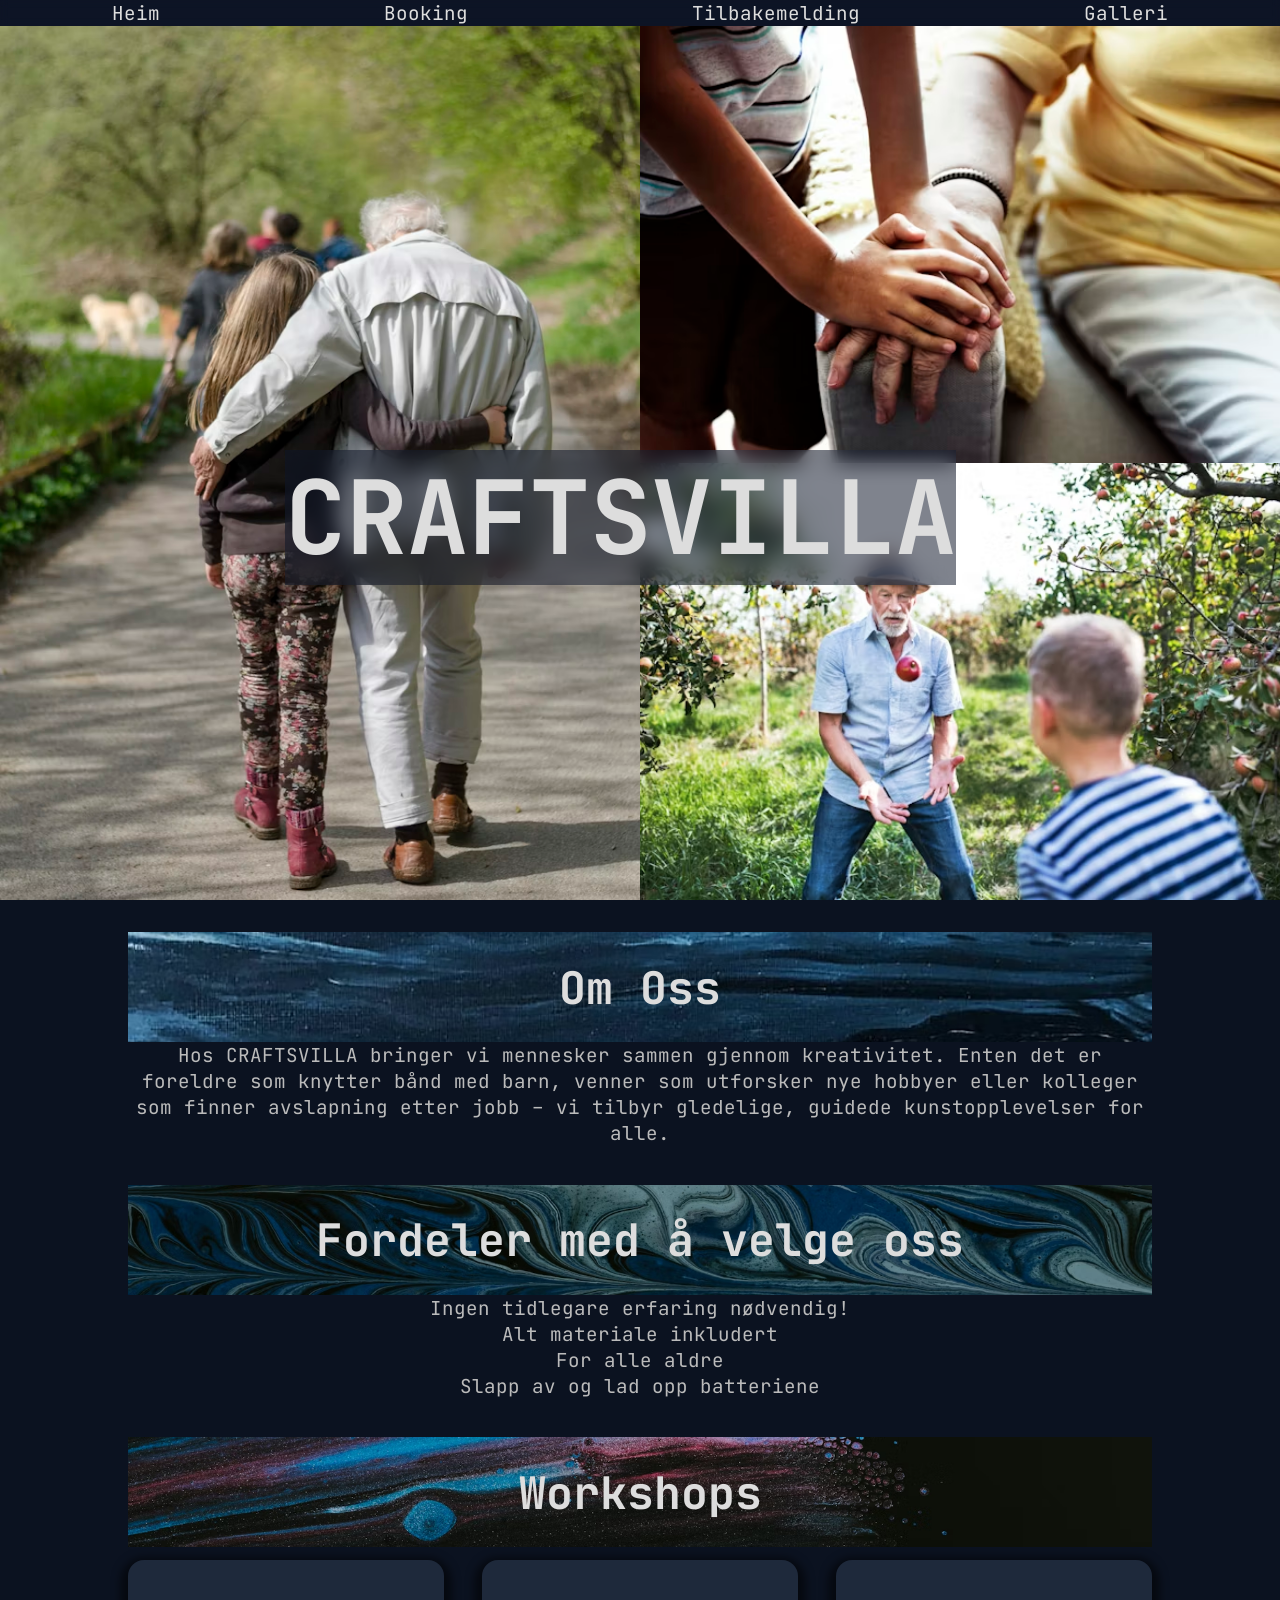
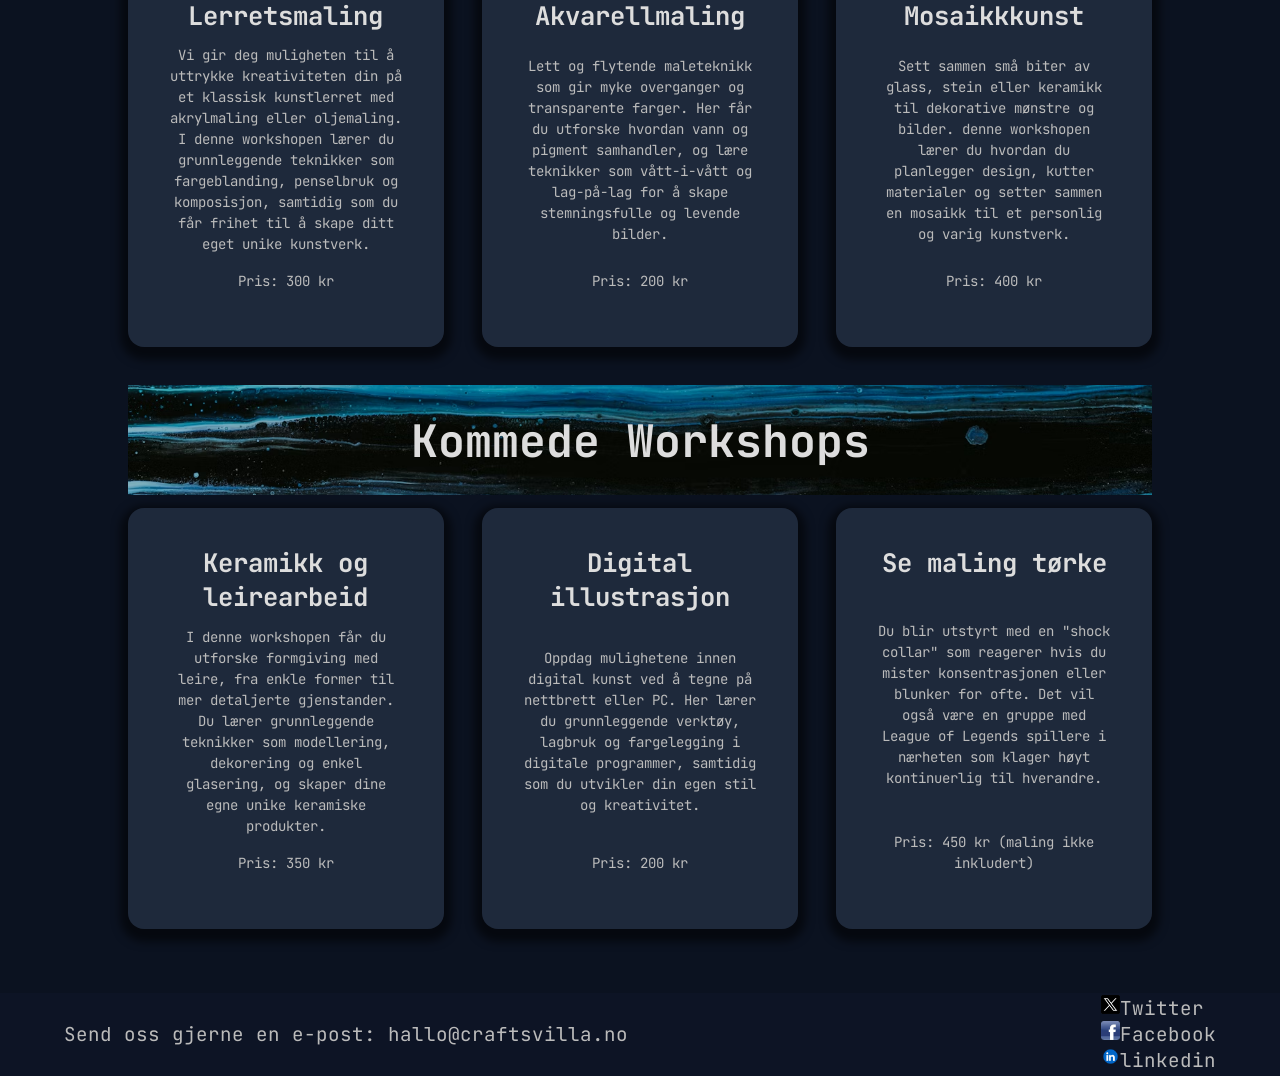
<file: index.html>
<!DOCTYPE html>
<html lang="no">

<head>
    <meta charset="UTF-8">
    <meta name="viewport" content="width=device-width, initial-scale=1.0">
    <title>CRAFTSVILLA</title>
    <link rel="stylesheet" href="style.css">
    <link rel="shortcut icon" href="./images/favicon.png" type="image/png">
    <script src="./main.js" defer></script>
</head>

<body>
    <main>
        <section class="hero">
            <div class="heroTextContainer">
                <h1>CRAFTSVILLA</h1>
            </div>
            <div class="heroImageContainer">
                <img src="./images/old_and_young1.jpg" alt="Ung jente går med bestefar">
                <img src="./images/old_and_young2.jpg" alt="Ung person holder hender med gammel">
                <img src="./images/old_and_young3.jpg" alt="Ung og gammel person kaster eple fram og tilbake">
            </div>
        </section>

        <section class="aboutUs">
            <h2>Om Oss</h2>
            <p>
                Hos CRAFTSVILLA bringer vi mennesker sammen gjennom kreativitet. Enten det er foreldre som knytter bånd
                med barn, venner
                som utforsker nye hobbyer eller kolleger som finner avslapning etter jobb – vi tilbyr gledelige, guidede
                kunstopplevelser for alle.
            </p>
        </section>
        <section class="whyUs">
            <h2>Fordeler med å velge oss</h2>
            <p>Ingen tidlegare erfaring nødvendig!</p>
            <p>Alt materiale inkludert</p>
            <p>For alle aldre</p>
            <p>Slapp av og lad opp batteriene</p>
        </section>
        <section class="preview">
            <h2>Workshops</h2>
            <div class="workshopBoxContainer">
                <div class="workshopPreviewBox">
                    <h3>Lerretsmaling</h3>
                    <p>
                        Vi gir deg muligheten til å uttrykke kreativiteten din på et klassisk kunstlerret med
                        akrylmaling eller oljemaling. I denne workshopen lærer du grunnleggende teknikker som
                        fargeblanding, penselbruk og komposisjon, samtidig som du får frihet til å skape ditt eget unike
                        kunstverk.
                    </p>
                    <p>
                        Pris: 300 kr
                    </p>
                </div>
                <div class="workshopPreviewBox">
                    <h3>Akvarellmaling</h3>
                    <p>
                        Lett og flytende maleteknikk som gir myke overganger og transparente farger. Her får du utforske
                        hvordan vann og pigment samhandler, og lære teknikker som vått-i-vått og lag-på-lag for å skape
                        stemningsfulle og levende bilder.
                    </p>
                    <p>
                        Pris: 200 kr
                    </p>
                </div>
                <div class="workshopPreviewBox">
                    <h3>Mosaikkkunst</h3>
                    <p>
                        Sett sammen små biter av glass, stein eller keramikk til dekorative mønstre og bilder. denne
                        workshopen lærer du hvordan du planlegger design, kutter materialer og setter sammen en mosaikk
                        til et personlig og varig kunstverk.
                    </p>
                    <p>
                        Pris: 400 kr
                    </p>
                </div>
            </div>
        </section>
        <section class="upcoming">
            <h2>Kommede Workshops</h2>
            <div class="workshopBoxContainer">
                <div class="upcomingWorkshop workshopPreviewBox">
                    <h3>Keramikk og leirearbeid</h3>
                    <p>
                        I denne workshopen får du utforske formgiving med leire, fra enkle former til mer detaljerte gjenstander. Du lærer
                        grunnleggende teknikker som modellering, dekorering og enkel glasering, og skaper dine egne unike keramiske produkter.
                    </p>
                    <p>
                        Pris: 350 kr
                    </p>
                </div>
                <div class="upcomingWorkshop workshopPreviewBox">
                    <h3>Digital illustrasjon</h3>
                    <p>
                        Oppdag mulighetene innen digital kunst ved å tegne på nettbrett eller PC. Her lærer du grunnleggende verktøy, lagbruk og
                        fargelegging i digitale programmer, samtidig som du utvikler din egen stil og kreativitet.
                    </p>
                    <p>
                        Pris: 200 kr
                    </p>
                </div>
                <div class="upcomingWorkshop workshopPreviewBox">
                    <h3>Se maling tørke</h3>
                    <p>
                        Du blir utstyrt med en "shock collar" som reagerer hvis du mister konsentrasjonen eller blunker for ofte. Det vil også
                        være en gruppe med League of Legends spillere i nærheten som klager høyt kontinuerlig til hverandre.
                    </p>
                    <p>
                        Pris: 450 kr (maling ikke inkludert)
                    </p>
                </div>
            </div>
        </section>
    </main>
</body>

</html>
</file>
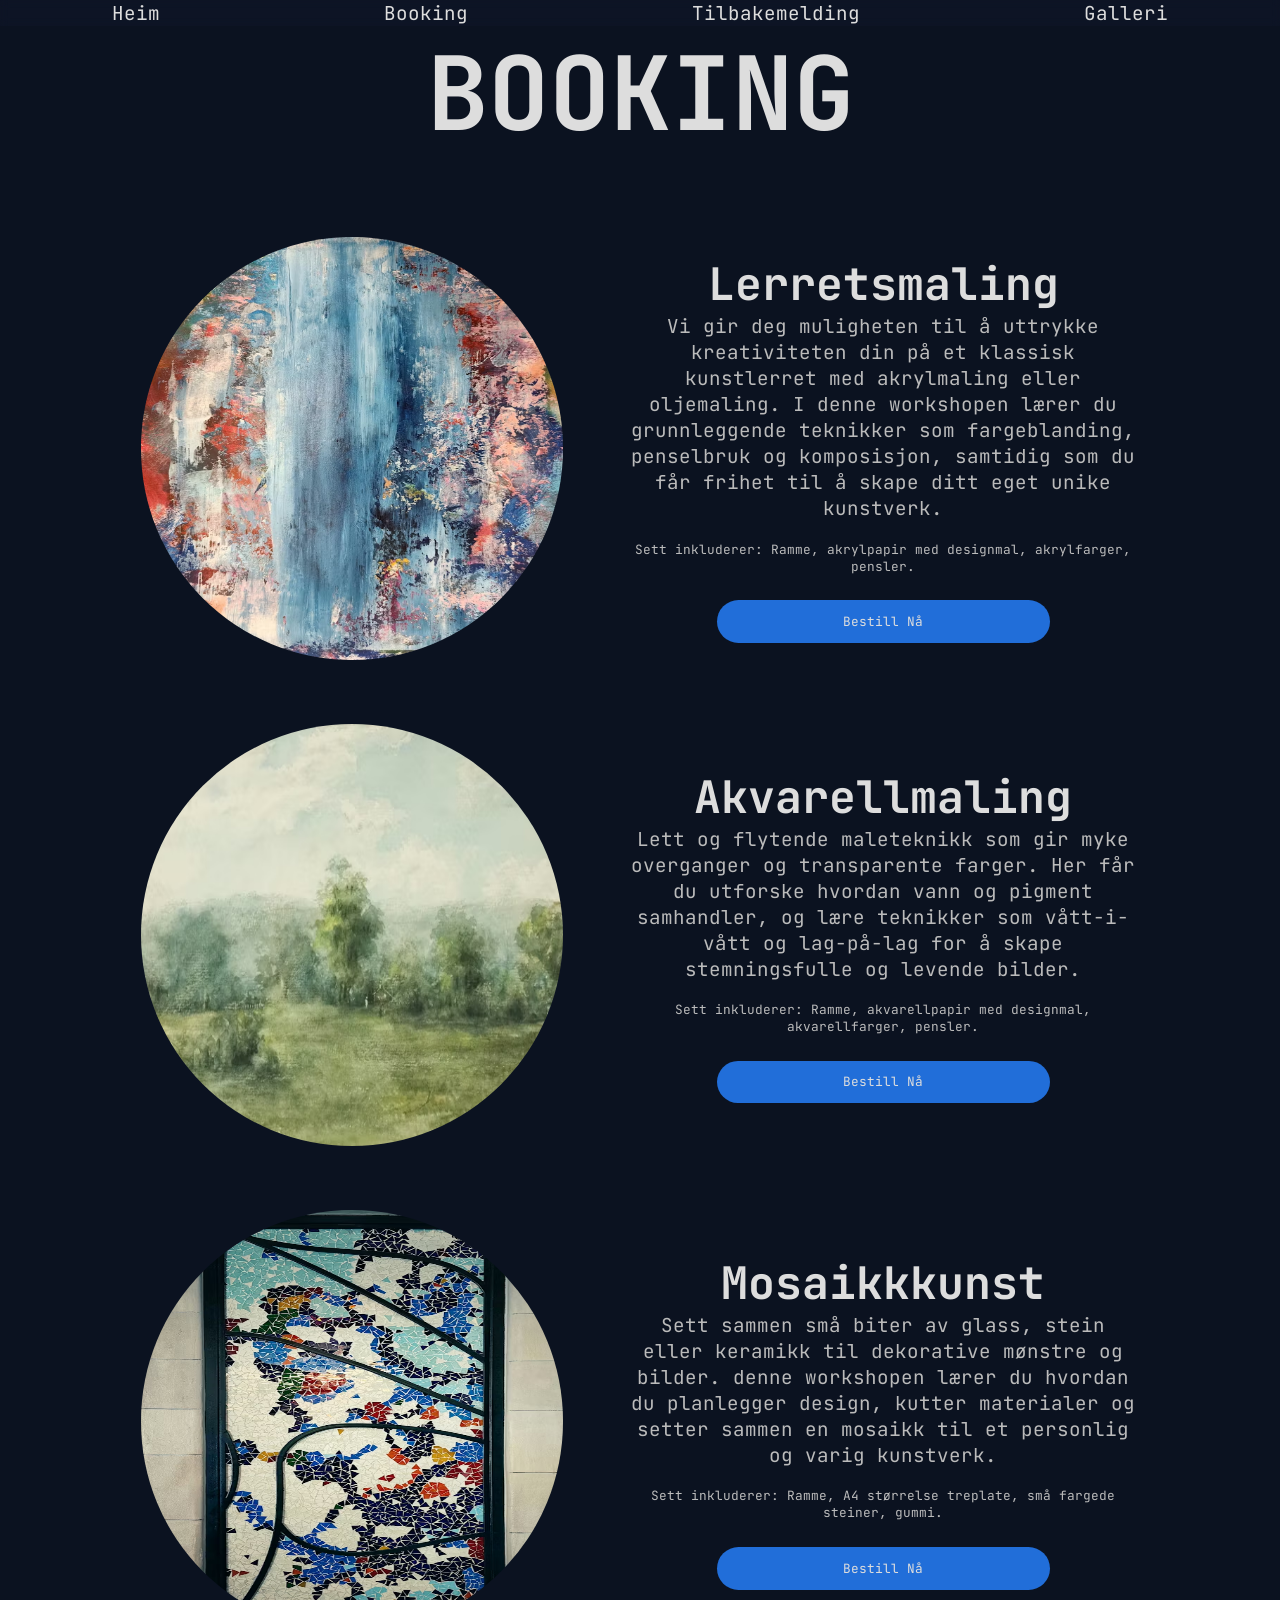
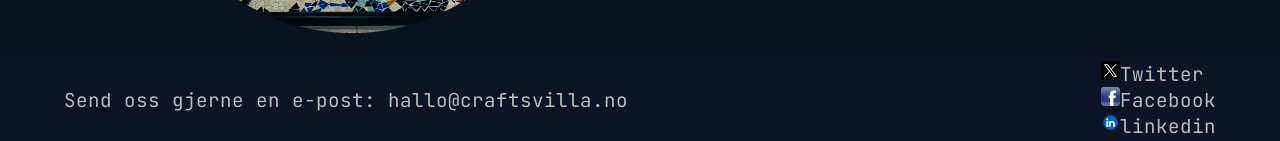
<file: booking.html>
<!DOCTYPE html>
<html lang="no">

<head>
    <meta charset="UTF-8">
    <meta name="viewport" content="width=device-width, initial-scale=1.0">
    <title>BOOKING</title>
    <link rel="stylesheet" href="style.css">
    <link rel="shortcut icon" href="./images/favicon.png" type="image/png">
    <script src="./main.js" defer></script>
    <script src="./booking.js" defer></script>
</head>

<body>
    <main>
        <h1>BOOKING</h1>
        <div class="bookingItemContainer">
            <div class="bookingItem">
                <img src="./images/lerretsmaling.jpg" alt="lerretsmaling">
                <div class="bookingItemTextContainer">
                    <h2>
                        Lerretsmaling
                    </h2>
                    <p>
                        Vi gir deg muligheten til å uttrykke kreativiteten din på et klassisk kunstlerret med
                        akrylmaling eller oljemaling. I denne workshopen lærer du grunnleggende teknikker som
                        fargeblanding, penselbruk og komposisjon, samtidig som du får frihet til å skape ditt eget unike
                        kunstverk.
                    </p>
                    <p>
                        Sett inkluderer:
                        Ramme, akrylpapir med designmal, akrylfarger, pensler.
                    </p>
                    <button id="lerretsmalingButton">
                        Bestill Nå
                    </button>
                </div>
            </div>
            <div class="bookingItem">
                <img src="./images/akvarellmaling.jpg" alt="akvarellmaling">
                <div class="bookingItemTextContainer">
                    <h2>
                        Akvarellmaling
                    </h2>
                    <p>
                        Lett og flytende maleteknikk som gir myke overganger og transparente farger. Her får du utforske
                        hvordan vann og pigment samhandler, og lære teknikker som vått-i-vått og lag-på-lag for å skape
                        stemningsfulle og levende bilder.
                    </p>
                    <p>
                        Sett inkluderer:
                        Ramme, akvarellpapir med designmal, akvarellfarger, pensler.
                    </p>
                    <button id="akvarellmalingButton">
                        Bestill Nå
                    </button>
                </div>
            </div>
            <div class="bookingItem">
                <img src="./images/mosaikkkunst.jpg" alt="mosaikkkunst">
                <div class="bookingItemTextContainer">
                    <h2>
                        Mosaikkkunst
                    </h2>
                    <p>
                        Sett sammen små biter av glass, stein eller keramikk til dekorative mønstre og bilder. denne
                        workshopen lærer du hvordan du planlegger design, kutter materialer og setter sammen en mosaikk
                        til et personlig og varig kunstverk.
                    </p>
                    <p>
                        Sett inkluderer:
                        Ramme, A4 størrelse treplate, små fargede steiner, gummi.
                    </p>
                    <button id="mosaikkkunstButton">
                        Bestill Nå
                    </button>
                </div>
            </div>
        </div>
    </main>

    <div id="bookingOverlay">
        <div class="bookingOverlay">
            <button id="bookingOverlayCloseButton">X</button>
            <h2>BOOKING SKJEMA</h2>
            <div class="bookingOverlayContent">
                <p>Fyll ut skjemaet:</p>
                <h3>
                    Navn
                </h3>
                <label for="name">
                    <input type="text" name="name" id="name" placeholder="Navn">
                </label>

                <h3>
                    E-post
                </h3>
                <label for="email">
                    <input type="email" name="email" id="email" placeholder="E-post">
                </label>

                <h3>
                    Telefonnummer
                </h3>
                <label for="phoneNumber">
                    <input type="tel" name="phoneNumber" id="phoneNumber" placeholder="Telefonnummer">
                </label>

                <h3>
                    Hvilken workshop vil du delta på?
                </h3>
                <label for="workshop">
                    <select id="workshop">
                        <option value="Lerretsmaling">Lerretsmaling</option>
                        <option value="Akvarellmaling">Akvarellmaling</option>
                        <option value="Mosaikkkunst">Mosaikkkunst</option>
                    </select>
                </label>

                <h3>
                    Velg en når det passer deg best
                </h3>
                <label for="startDate">
                    <input type="date" id="startDate" name="startDate" />
                </label>

                <h3>
                    Antall deltakere
                </h3>
                <label for="participants">
                    <input type="number" id="participants">
                </label>

                <h3>
                    Spesielle ønsker
                </h3>
                <label for="specialRequests">
                    <textarea id="specialRequests"></textarea>
                </label>

                <button id="bookingOverlayOrderButton">Bestill</button>
            </div>
        </div>
    </div>

</body>

</html>
</file>
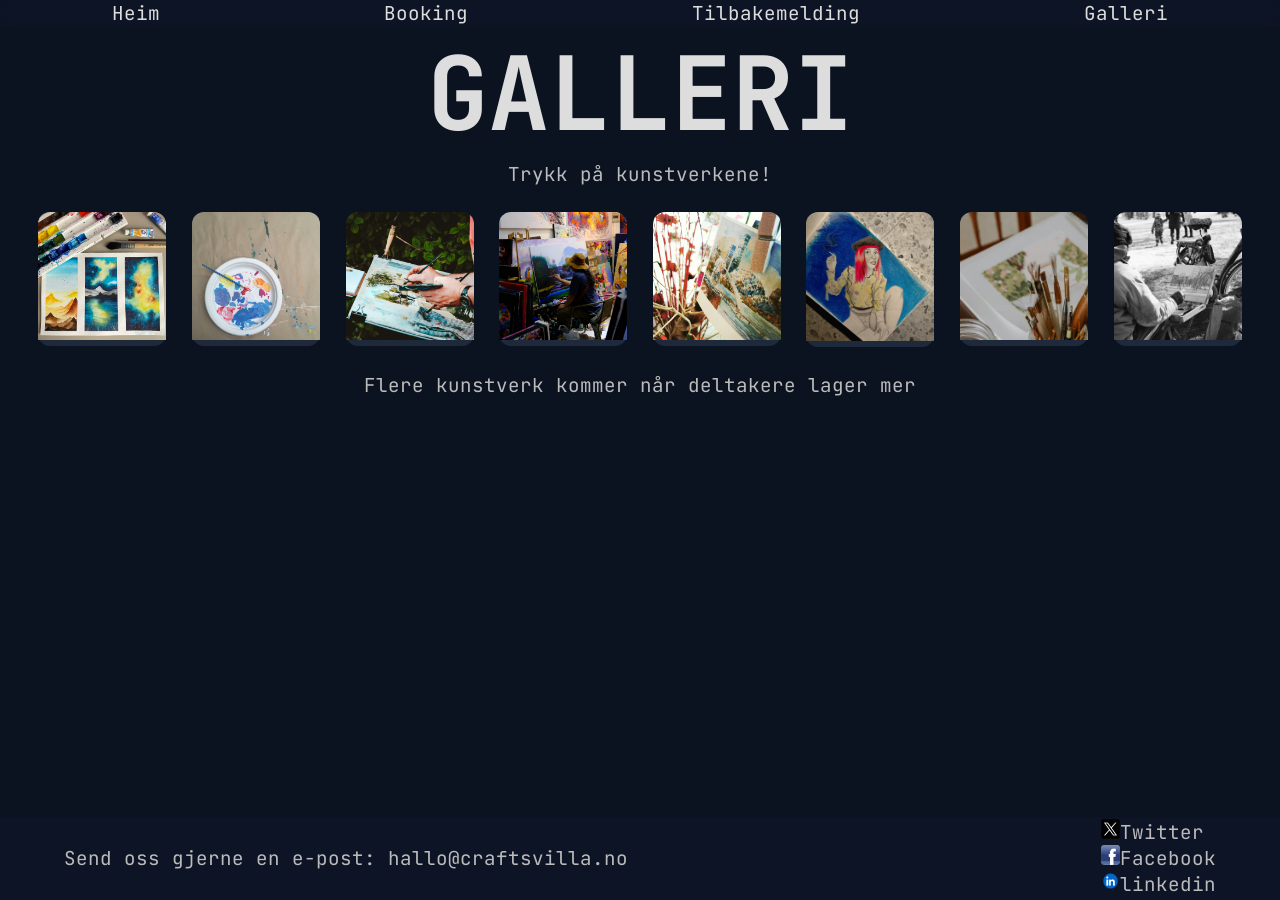
<file: galleri.html>
<!DOCTYPE html>
<html lang="no">

<head>
    <meta charset="UTF-8">
    <meta name="viewport" content="width=device-width, initial-scale=1.0">
    <title>GALLERI</title>
    <link rel="stylesheet" href="style.css">
    <link rel="shortcut icon" href="./images/favicon.png" type="image/png">
    <script src="./main.js" defer></script>
    <script src="./galleri.js" defer></script>
</head>

<body>
    <div id="galleryImageShowcase">
        <div class="galleryImageShowcase">
            <img src="./images/iconTemp.png" alt="temporary image that will be replaced with javascript" id="galleryImageShowcaseImage">
            <p id="galleryImageShowcaseText"></p>
            <button id="galleryImageShowcaseCloseButton">Lukk</button>
        </div>
    </div>

    <main>
        <h1>GALLERI</h1>
        <p>Trykk på kunstverkene!</p>
        <div class="galleryItemContainer" id="galleryItemContainer"> </div>
        <p>Flere kunstverk kommer når deltakere lager mer</p>
    </main>

</body>

</html>
</file>
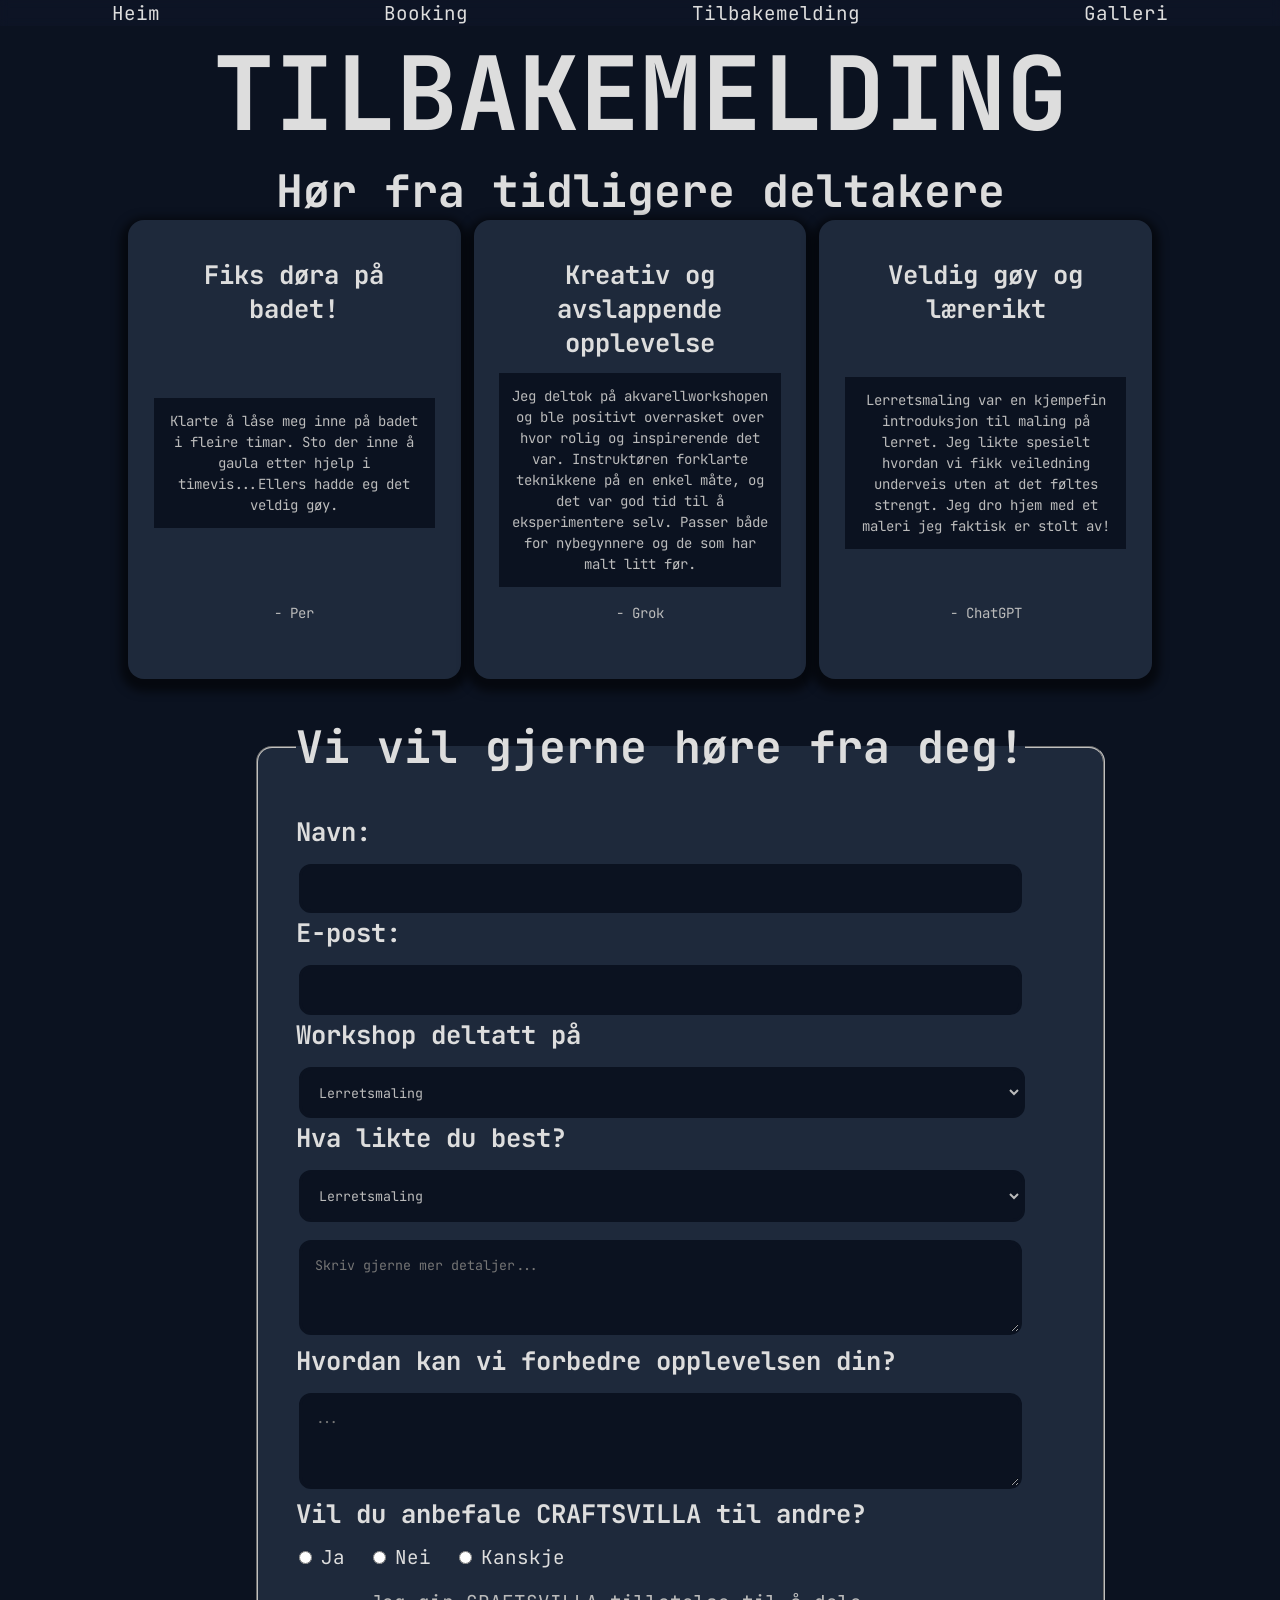
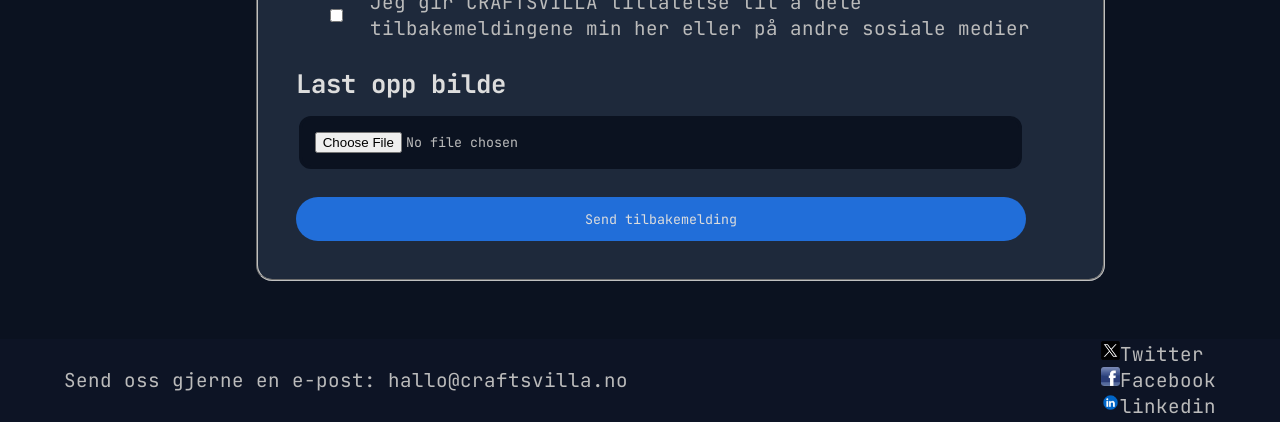
<file: tilbakemelding.html>
<!DOCTYPE html>
<html lang="no">

<head>
    <meta charset="UTF-8">
    <meta name="viewport" content="width=device-width, initial-scale=1.0">
    <title>TILBAKEMELDING</title>
    <link rel="stylesheet" href="style.css">
    <link rel="shortcut icon" href="./images/favicon.png" type="image/png">
    <script src="./main.js" defer></script>
</head>

<body>
    <main>
        <h1>TILBAKEMELDING</h1>
        <section>
            <h2>Hør fra tidligere deltakere</h2>
            <div class="definitelyRealReviews preview">
                <div class="reviewContainer workshopPreviewBox">
                    <h3 class="reviewTitle">
                        Fiks døra på badet!
                    </h3>
                    <p class="reviewContent">
                        Klarte å låse meg inne på badet i fleire timar. Sto der inne å gaula etter hjelp i
                        timevis...Ellers hadde eg det veldig gøy.
                    </p>
                    <p class="reviewerName">
                        - Per
                    </p>
                </div>
                <div class="reviewContainer workshopPreviewBox">
                    <h3 class="reviewTitle">
                        Kreativ og avslappende opplevelse
                    </h3>
                    <p class="reviewContent">
                        Jeg deltok på akvarellworkshopen og ble positivt overrasket over hvor rolig og inspirerende det
                        var. Instruktøren
                        forklarte teknikkene på en enkel måte, og det var god tid til å eksperimentere selv. Passer både
                        for nybegynnere og de
                        som har malt litt før.
                    </p>
                    <p class="reviewerName">
                        - Grok
                    </p>
                </div>
                <div class="reviewContainer workshopPreviewBox">
                    <h3 class="reviewTitle">
                        Veldig gøy og lærerikt
                    </h3>
                    <p class="reviewContent">
                        Lerretsmaling var en kjempefin introduksjon til maling på lerret. Jeg likte spesielt hvordan vi
                        fikk veiledning
                        underveis uten at det føltes strengt. Jeg dro hjem med et maleri jeg faktisk er stolt av!
                    </p>
                    <p class="reviewerName">
                        - ChatGPT
                    </p>
                </div>
            </div>
        </section>
        <section class="tilbakemeldingContainer">
            <form>
                <fieldset>
                    <legend>
                        <h2>Vi vil gjerne høre fra deg!</h2>
                    </legend>
                    <h3>
                        Navn:
                    </h3>
                    <label for="fname">
                        <input type="text" id="fname" name="fname">
                    </label>

                    <h3>
                        E-post:
                    </h3>
                    <label for="email">
                        <input type="text" id="email" name="lname">
                    </label>

                    <h3>
                        Workshop deltatt på
                    </h3>
                    <label for="deltatt">
                        <select name="deltatt" id="deltatt">
                            <option value="Lerretsmaling">Lerretsmaling</option>
                            <option value="Akvarellmaling">Akvarellmaling</option>
                            <option value="Mosaikkkunst">Mosaikkkunst</option>
                            <option value="Annet">Annet</option>
                            <option value="Flere">Flere</option>
                        </select>
                    </label>

                    <h3>
                        Hva likte du best?
                    </h3>
                    <label for="likteBest">
                        <select id="likteBest">
                            <option value="Lerretsmaling">Lerretsmaling</option>
                            <option value="Akvarellmaling">Akvarellmaling</option>
                            <option value="Mosaikkkunst">Mosaikkkunst</option>
                        </select>
                    </label>
                    <label for="likteBestMer">
                        <textarea name="likteBestMer" id="likteBestMer"
                            placeholder="Skriv gjerne mer detaljer..."></textarea>
                    </label>

                    <h3>
                        Hvordan kan vi forbedre opplevelsen din?
                    </h3>
                    <label for="forbedring">
                        <textarea name="forbedring" id="forbedring" placeholder="..."></textarea>
                    </label>

                    <h3>Vil du anbefale CRAFTSVILLA til andre?</h3>
                    <div class="radioButtonContainer">
                        <label>
                            <input type="radio" name="anbefale" id="ja" value="ja">
                            Ja
                        </label><br>
                        <label>
                            <input type="radio" name="anbefale" id="nei" value="nei">
                            Nei
                        </label><br>
                        <label>
                            <input type="radio" name="anbefale" id="kanskje" value="kanskje">
                            Kanskje
                        </label>
                    </div>

                    <div class="consent">
                        <label for="consent">
                            <input type="checkbox" id="consent">
                        </label>
                        <p>
                            Jeg gir CRAFTSVILLA tillatelse til å dele tilbakemeldingene min her eller på andre sosiale
                            medier
                        </p>
                    </div>

                    <h3>
                        Last opp bilde
                    </h3>
                    <label for="imageUpload">
                        <input type="file" id="imageUpload">
                    </label>

                    <button>Send tilbakemelding</button>
                </fieldset>
            </form>
        </section>
    </main>
</body>

</html>
</file>
<file: style.css>
@import url('https://fonts.googleapis.com/css2?family=JetBrains+Mono&family=Xanh+Mono&display=swap');

:root {
    /* colours */
    --backgroundColour: #0B1220;
    --fontColour: #ddd;
    --fontColourMuted: #bbb;
    --navbarHoverFontColour: #1118ff;
    --navbarBackgroundColour: #0F172A88;
    --heroLogoBackgroundColour: #0F172A88;
    --cardColour: #1e293b;
    --buttonColour: #216ed9;
    --buttonHoverColour: #004ed9;
    /* 
        height/width/fontsize/margin/padding/etc based on screen width. from my testing this makes sure 
        devices of all screen widths will be able to contain the contents of the page without any weird 
        wrapping or overflowing text and images will appear in the same relative size
        update: only using vw completly disables zoom.
    */
    --navbarHeight: 2vw;
    --footerHeight: 6.5vw;
    --footerTopMargin: 2vw;
    --fontSize: 1.5vw;
    --fontSizeSmall: 1vw;
    --fontSizeBig: 2.5vw;
    --fontSizeH1: 8vw;
    --fontSizeH2: 3.5vw;
    --fontsizeH3: 2vw;
    --fontSizeBookingButton: var(--fontSizeSmall);
    --bookingButtonWidth: 10vw;
    --bookingButtonHeight: 6vw;
    --bookingOverlayWidth: 60vw;
    --bookingOverlayHeight: 80vw;
}

* {
    font-family: "Jetbrains Mono";
    margin: 0;
    padding: 0;
    /* outline: 1px red solid; */
}

.scrollingDisabled {
    overflow: hidden;
}

body {
    background-color: var(--backgroundColour);
    color: var(--fontColour);
    display: flex;
    flex-direction: column;
    margin-top: var(--navbarHeight);
    font-size: var(--fontSize);
}

main {
    min-height: calc(100vh - var(--navbarHeight) - var(--footerHeight) - var(--footerTopMargin));
}

section {
    margin-bottom: 2.5vw;
}

h1 {
    font-size: var(--fontSizeH1);
}

h2 {
    font-size: var(--fontSizeH2);
}

h3 {
    font-size: var(--fontsizeH3);
}

p {
    color: var(--fontColourMuted);
}

p,
h1,
h2,
h3 {
    text-align: center;
}

header {
    /* make sure header is at the top */
    order: -999;
    position: fixed;
    top: 0;
    left: 0;
    height: var(--navbarHeight);
    width: 100%;
    backdrop-filter: blur(5px);
}

nav {
    background-color: var(--navbarBackgroundColour);
    display: flex;
    flex-direction: row;
    justify-content: space-around;
    align-items: center;
    height: 100%;
}

footer {
    /* make sure footer is at the bottom */
    order: 999;
    background-color: var(--navbarBackgroundColour);
    display: flex;
    flex-direction: row;
    justify-content: space-between;
    height: var(--footerHeight);
    margin-top: var(--footerTopMargin);
}

footer .socialMedia,
footer .contactInformationContainer {
    display: flex;
    flex-direction: column;
    margin: 0 5vw;
    justify-content: center;
}

footer .socialMedia a {
    display: flex;
    flex-direction: row;
}

footer .socialMedia a img {
    height: 1.5vw;
    width: 1.5vw;
}

header nav a,
footer a {
    text-decoration: none;
    color: var(--fontColour);
}

header nav a:hover,
footer a:hover {
    color: var(--navbarHoverFontColour);
}


/* HEIM (index) */

.aboutUs,
.whyUs,
.preview,
.upcoming {
    margin: 0 10vw 3vw;
}

.aboutUs h2,
.whyUs h2,
.preview h2,
.upcoming h2 {
    background-repeat: no-repeat;
    background-position: center;
    background-size: cover;
    padding: 2vw;
}

.aboutUs h2 {
    background-image: url(./images/photo-1515405295579-ba7b45403062.avif);
}

.whyUs h2 {
    background-image: url(./images/photo-1632687219678-c2468440cd95.avif);
}

.preview h2 {
    background-image: url(./images/photo-1626033149695-4d4f226a7abc.avif);
}

.upcoming h2 {
    background-image: url(./images/photo-1630182045674-3b2a18e36cd7.avif);
}

.heroTextContainer {
    position: absolute;
    top: 50%;
    /* this assumes h1.innerHTML == "CRAFTSVILLA" && var(--fontSizeH1) == 8vw */
    left: 22.3%;
    background-color: var(--heroLogoBackgroundColour);
    backdrop-filter: blur(10px);
}

.heroImageContainer {
    display: flex;
    flex-direction: column;
    flex-wrap: wrap;
    /* accounting for the navbar to make sure the entire hero is in view; */
    height: calc(100vh - var(--navbarHeight));
}

.heroImageContainer img {
    width: 50%;
    object-fit: cover;
}

.heroImageContainer :nth-child(1) {
    height: 100%;
}

.heroImageContainer :nth-child(2),
.heroImageContainer :nth-child(3) {
    height: 50%;
}

.workshopBoxContainer {
    display: flex;
    justify-content: center;
    gap: 3vw;
    margin-top: 1vw;
}

.workshopPreviewBox {
    display: flex;
    flex-direction: column;
    align-items: center;
    justify-content: space-between;
    background-color: var(--cardColour);
    width: 20vw;
    border-radius: 16px;
    padding: 3vw;
    box-shadow: #0008 0 .4vw .7vw .6vw;
    transition: transform 0.2s ease, box-shadow 0.2s ease;
}

.workshopPreviewBox:hover {
    transform: translateY(-5px);
    box-shadow: #0008 0 .4vw .7vw .9vw;
}

.workshopPreviewBox h3 {
    margin-bottom: 1vw;
}

.workshopPreviewBox p {
    width: 100%;
    font-size: 14px;
    line-height: 1.5;
    margin-bottom: 16px;
}

.workshopPreviewBox img {
    width: 10vw;
}


/* BOOKING */

.bookingItemContainer {
    display: flex;
    flex-direction: column;
    align-items: center;
    gap: 5vw;
    margin-top: 6vw;
}

.bookingItemContainer .bookingItem {
    display: flex;
    flex-direction: row;
}

.bookingItemContainer .bookingItem img {
    width: 33vw;
    height: 33vw;
    border-radius: 50%;
    margin-right: 5vw;
}

.bookingItemContainer .bookingItem .bookingItemTextContainer {
    display: flex;
    flex-direction: column;
    justify-content: center;
    width: 40vw;
}

.bookingItemContainer .bookingItem .bookingItemTextContainer button {
    border-radius: 64px;
    font-size: var(--fontSizeBookingButton);
    align-self: center;
    margin-top: 2vw;
    padding: 1vw;
    width: 65%;
    border: none;
    background-color: var(--buttonColour);
    color: var(--fontColour);
}

.bookingItemContainer .bookingItem .bookingItemTextContainer button:hover {
    background-color: var(--buttonHoverColour);
}

/* Activity description */
.bookingItemContainer .bookingItem .bookingItemTextContainer>:nth-child(2) {
    font-size: var(--fontSize);
    margin-bottom: 1.5vw;
}

/* Activity sub-text */
.bookingItemContainer .bookingItem .bookingItemTextContainer>:nth-child(3) {
    font-size: var(--fontSizeSmall);
}

/* BOOKING OVERLAY */

#bookingOverlay,
#galleryImageShowcase {
    position: fixed;
    top: 0;
    background-color: #0009;
    backdrop-filter: blur(2px);
    width: 100%;
    height: 100%;
    display: none;
    justify-content: center;
    align-items: center;
}

.bookingOverlay {
    background-color: var(--backgroundColour);
    border-radius: 16px;
    padding: 2vw;
    box-shadow: 0 2vw 5vw #0007;
    width: 35vw;
}

.bookingOverlayContent,
.galleryImageShowcase {
    display: flex;
    flex-direction: column;
    gap: 1vw;
    height: 65vh;
    overflow-y: auto;
}

.bookingOverlay input,
.bookingOverlay textarea,
.bookingOverlay select {
    width: 90%;
    padding: 1vw;
    border-radius: 8px;
    background-color: var(--cardColour);
    color: var(--fontColour);
}

.bookingOverlay select {
    width: 95%;
}

#bookingOverlayCloseButton,
#galleryImageShowcaseCloseButton {
    float: right;
    cursor: pointer;
    background-color: #0000;
    border: none;
    color: var(--fontColour);
    padding: 0 .5vw;
}

#galleryImageShowcaseCloseButton {
    border: .1vw solid var(--fontColour);
}

#bookingOverlayOrderButton {
    margin-top: 2vw;
    width: 95%;
    padding: 1vw;
    border: none;
    border-radius: 64px;
    background-color: var(--buttonColour);
    color: var(--fontColour);
    cursor: pointer;
}

#bookingOverlayOrderButton:hover {
    background-color: var(--buttonHoverColour);
}

/* TILBAKEMELDING */

.tilbakemeldingContainer h3 {
    text-align: start;
}

.tilbakemeldingContainer {
    display: flex;
    justify-content: center;
}

.tilbakemeldingContainer form {
    width: 60vw;
}

.tilbakemeldingContainer form fieldset {
    padding: 3vw;
    width: 100%;
    background-color: var(--cardColour);
    border-radius: 16px;
}

.tilbakemeldingContainer label {
    display: block;
    margin-top: 1vw;
    color: var(--fontColour);
}

.tilbakemeldingContainer input,
.tilbakemeldingContainer select,
.tilbakemeldingContainer textarea {
    width: 90%;
    padding: 1vw;
    margin: .2vw;
    border-radius: 12px;
    border: .25vw solid var(--backgroundColour);
    background-color: var(--backgroundColour);
    color: var(--fontColourMuted);
}

.tilbakemeldingContainer select {
    /* for some reason this element refuses to be the same size as it's siblings unless I do this */
    width: 94.575%;
}

.tilbakemeldingContainer textarea {
    min-height: 5vw;
}

.tilbakemeldingContainer .radioButtonContainer {
    display: flex;
    gap: 1vw;
}

.tilbakemeldingContainer .radioButtonContainer label {
    display: flex;
    align-items: center;
    gap: .5vw;
}

.consent {
    display: flex;
    gap: 1vw;
    padding: 1.5vw;
}

.consent p {
    text-align: start;
}

.consent label input {
    margin-bottom: 2vw;
    margin-right: 2vw;
}

.tilbakemeldingContainer button {
    background-color: var(--buttonColour);
    color: var(--fontColour);
    width: 95%;
    margin-top: 2vw;
    padding: 1vw;
    border: none;
    border-radius: 32px;
    cursor: pointer;
    transition: .2s ease;
}

.tilbakemeldingContainer button:hover {
    background-color: var(--buttonHoverColour);
}

.definitelyRealReviews {
    display: flex;
    flex-direction: row;
    gap: 1vw;
    flex-wrap: wrap;
}

/* .definitelyRealReviews .reviewContainer .reviewTitle, */
/* .definitelyRealReviews .reviewContainer .reviewerName, */
.definitelyRealReviews .reviewContainer .reviewContent {
    background-color: var(--backgroundColour);
    padding: 1vw;
}

/* GALLERI */

.galleryItemContainer {
    display: flex;
    flex-direction: row;
    flex-wrap: wrap;
    justify-content: center;
    align-items: center;
    margin: 2vw;
    gap: 2vw;
}

.galleryItem {
    background-color: var(--cardColour);
    width: 10vw;
    border-radius: 12px;
    cursor: pointer;
}

.galleryItem img {
    border-top-left-radius: 12px;
    border-top-right-radius: 12px;
    width: 100%;
    height: 100%;
    object-fit: cover;
}

.galleryImageShowcase {
    background-color: var(--backgroundColour);
    display: flex;
    flex-direction: column;
    align-items: center;
    border-radius: 12px;
    width: 30vw;
    height: auto;
    max-height: 90vw;
    padding: 2vw;
}

.galleryImageShowcase img {
    border-radius: 12px;
    height: 30vw;
}

.galleryImageShowcase p {
    font-size: var(--fontSizeSmall);
}
</file>
